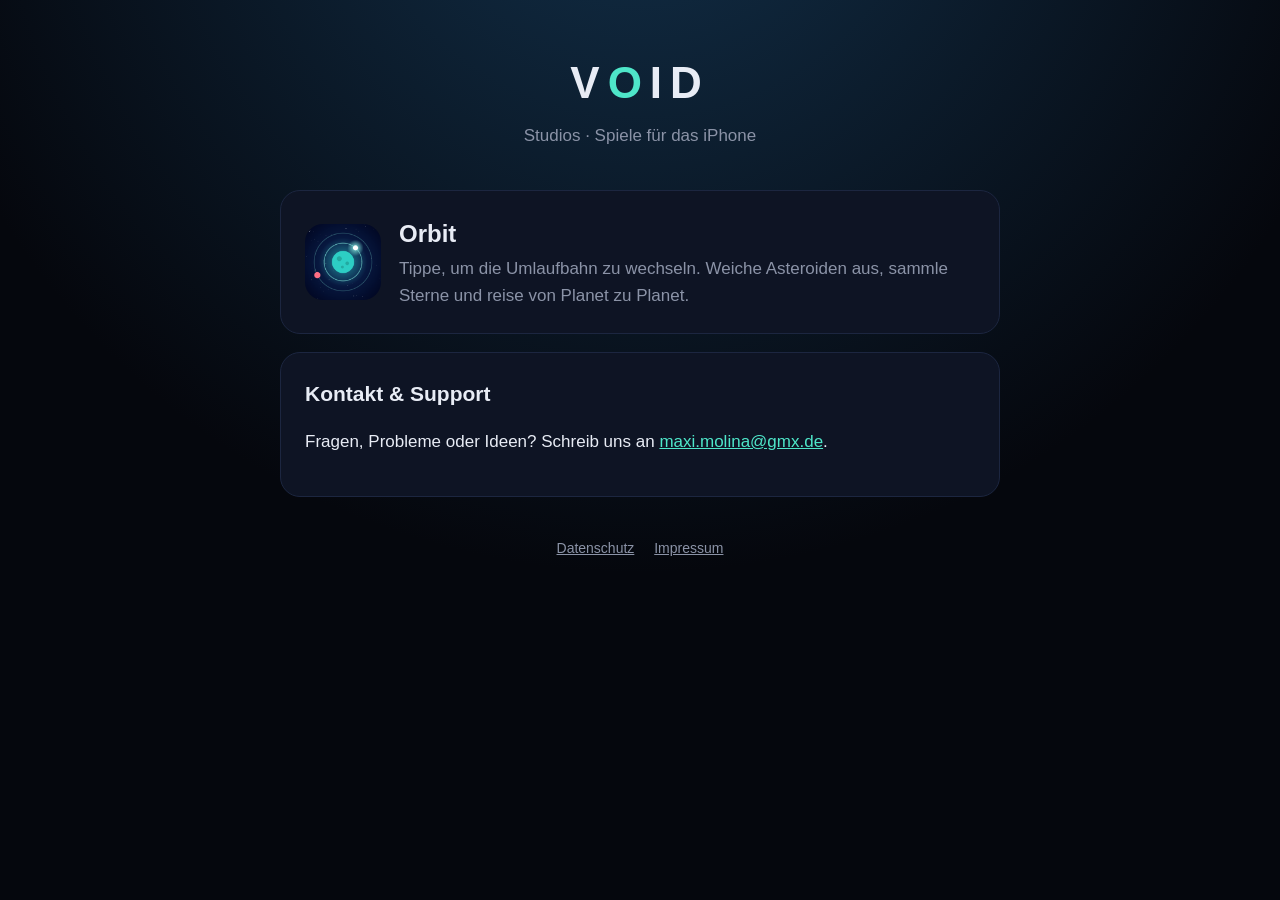
<file: index.html>
<!doctype html>
<html lang="de">
<head>
  <meta charset="utf-8">
  <meta name="viewport" content="width=device-width, initial-scale=1">
  <title>VOID Studios</title>
  <meta name="description" content="VOID Studios – kleine Spiele für das iPhone.">
  <link rel="stylesheet" href="style.css">
</head>
<body>
  <main>
    <header class="brand">
      <div class="logo">V<span>O</span>ID</div>
      <p>Studios · Spiele für das iPhone</p>
    </header>

    <section class="card game">
      <img src="orbit-icon.png" alt="App-Icon von Orbit">
      <div>
        <h2>Orbit</h2>
        <p>Tippe, um die Umlaufbahn zu wechseln. Weiche Asteroiden aus, sammle Sterne und reise von Planet zu Planet.</p>
      </div>
    </section>

    <section class="card">
      <h2 style="margin-top:0">Kontakt &amp; Support</h2>
      <p>Fragen, Probleme oder Ideen? Schreib uns an <a href="mailto:maxi.molina@gmx.de">maxi.molina@gmx.de</a>.</p>
    </section>

    <footer>
      <a href="datenschutz.html">Datenschutz</a>
      <a href="impressum.html">Impressum</a>
    </footer>
  </main>
</body>
</html>
</file>
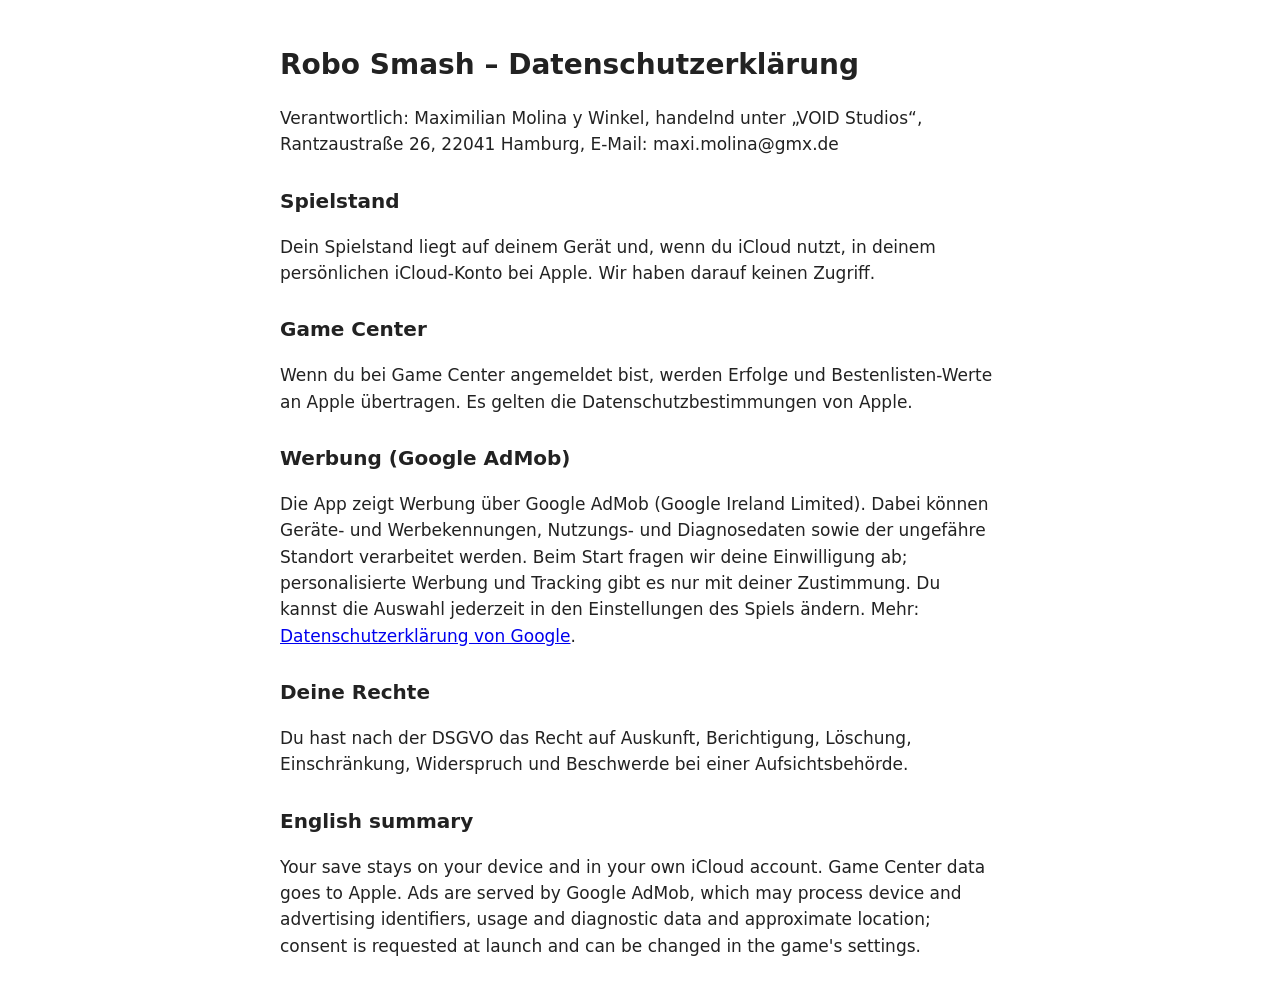
<file: datenschutz-robo-smash.html>
<!doctype html><html lang="de"><head><meta charset="utf-8"><meta name="viewport" content="width=device-width,initial-scale=1"><title>Robo Smash – Datenschutz</title> <style>body{font:17px/1.55 -apple-system,system-ui,sans-serif;max-width:720px;margin:0 auto;padding:24px;color:#222}h1{font-size:28px}h2{font-size:20px;margin-top:28px}</style></head><body> <h1>Robo Smash – Datenschutzerklärung</h1> <p>Verantwortlich: Maximilian Molina y Winkel, handelnd unter „VOID Studios“, Rantzaustraße 26, 22041 Hamburg, E-Mail: maxi.molina@gmx.de</p> <h2>Spielstand</h2><p>Dein Spielstand liegt auf deinem Gerät und, wenn du iCloud nutzt, in deinem persönlichen iCloud-Konto bei Apple. Wir haben darauf keinen Zugriff.</p> <h2>Game Center</h2><p>Wenn du bei Game Center angemeldet bist, werden Erfolge und Bestenlisten-Werte an Apple übertragen. Es gelten die Datenschutzbestimmungen von Apple.</p> <h2>Werbung (Google AdMob)</h2><p>Die App zeigt Werbung über Google AdMob (Google Ireland Limited). Dabei können Geräte- und Werbekennungen, Nutzungs- und Diagnosedaten sowie der ungefähre Standort verarbeitet werden. Beim Start fragen wir deine Einwilligung ab; personalisierte Werbung und Tracking gibt es nur mit deiner Zustimmung. Du kannst die Auswahl jederzeit in den Einstellungen des Spiels ändern. Mehr: <a href="https://policies.google.com/privacy">Datenschutzerklärung von Google</a>.</p> <h2>Deine Rechte</h2><p>Du hast nach der DSGVO das Recht auf Auskunft, Berichtigung, Löschung, Einschränkung, Widerspruch und Beschwerde bei einer Aufsichtsbehörde.</p> <h2 lang="en">English summary</h2><p lang="en">Your save stays on your device and in your own iCloud account. Game Center data goes to Apple. Ads are served by Google AdMob, which may process device and advertising identifiers, usage and diagnostic data and approximate location; consent is requested at launch and can be changed in the game's settings.</p> </body></html>
</file>
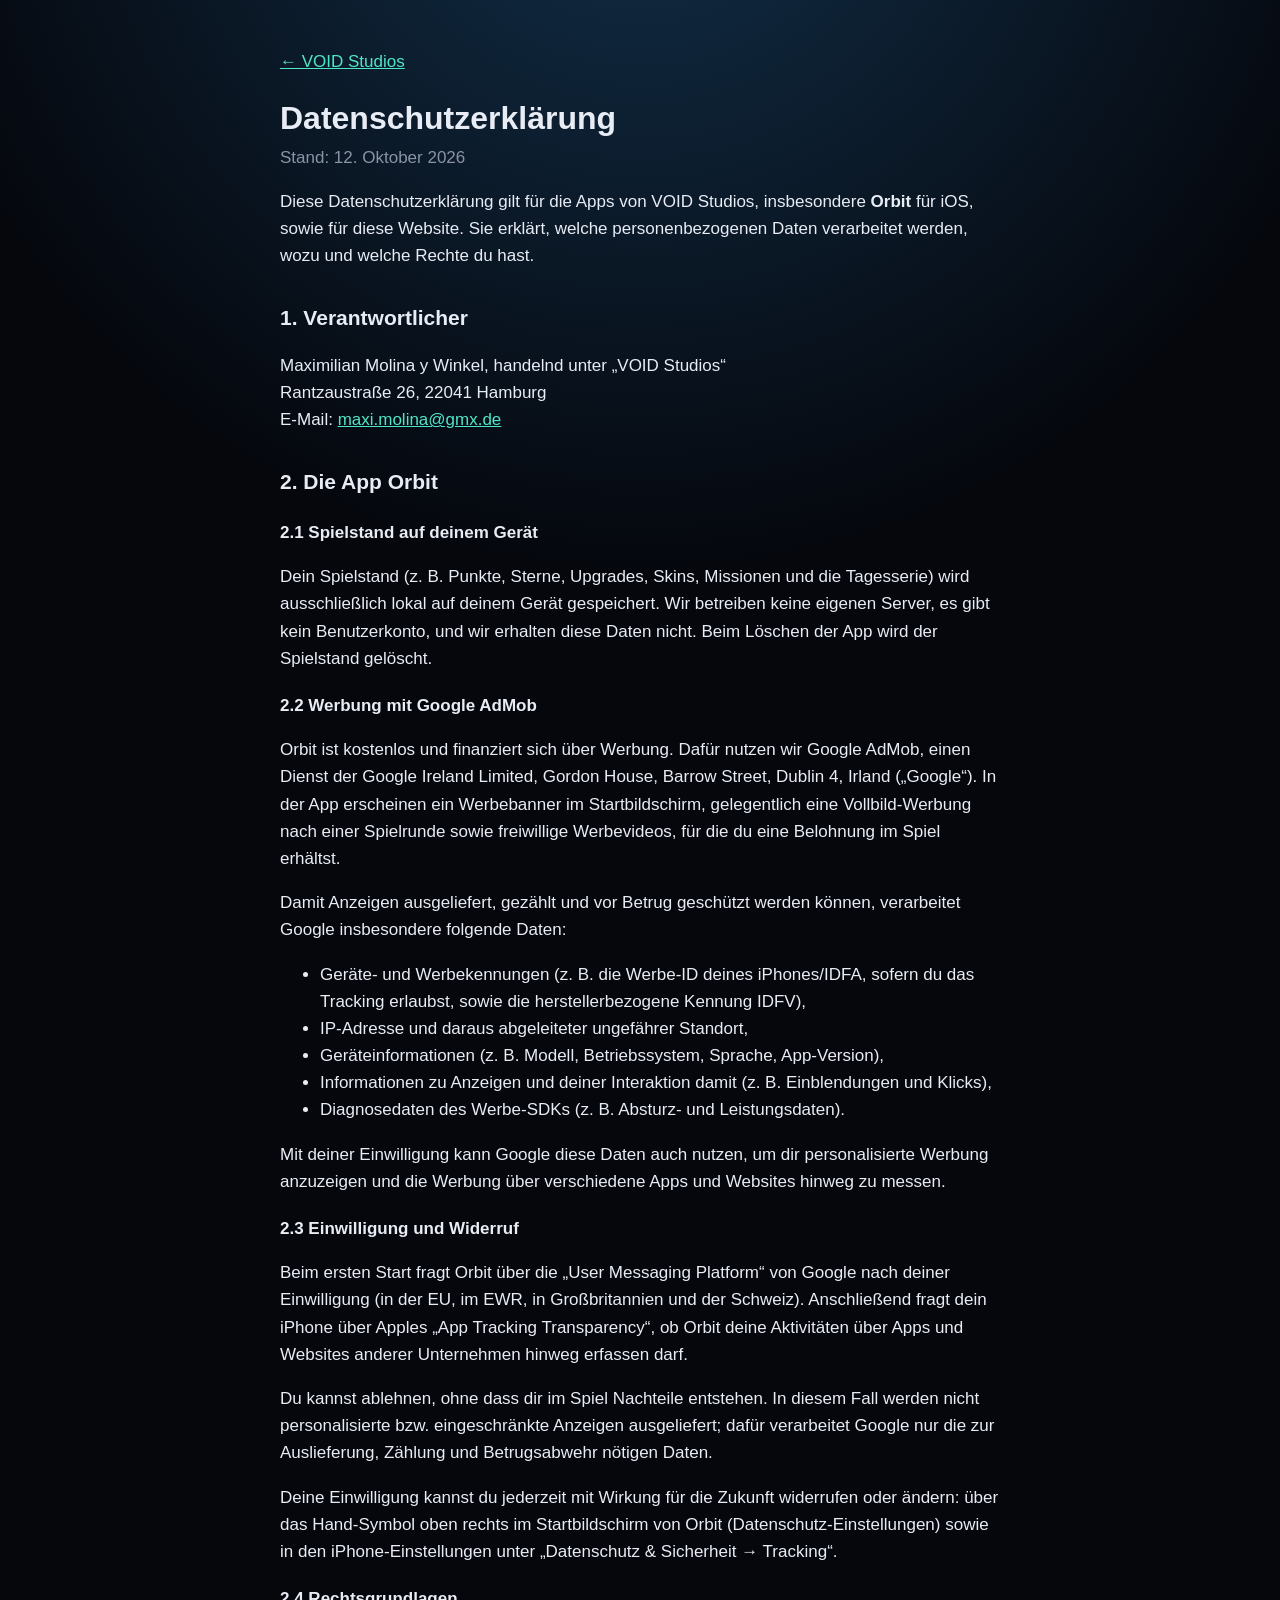
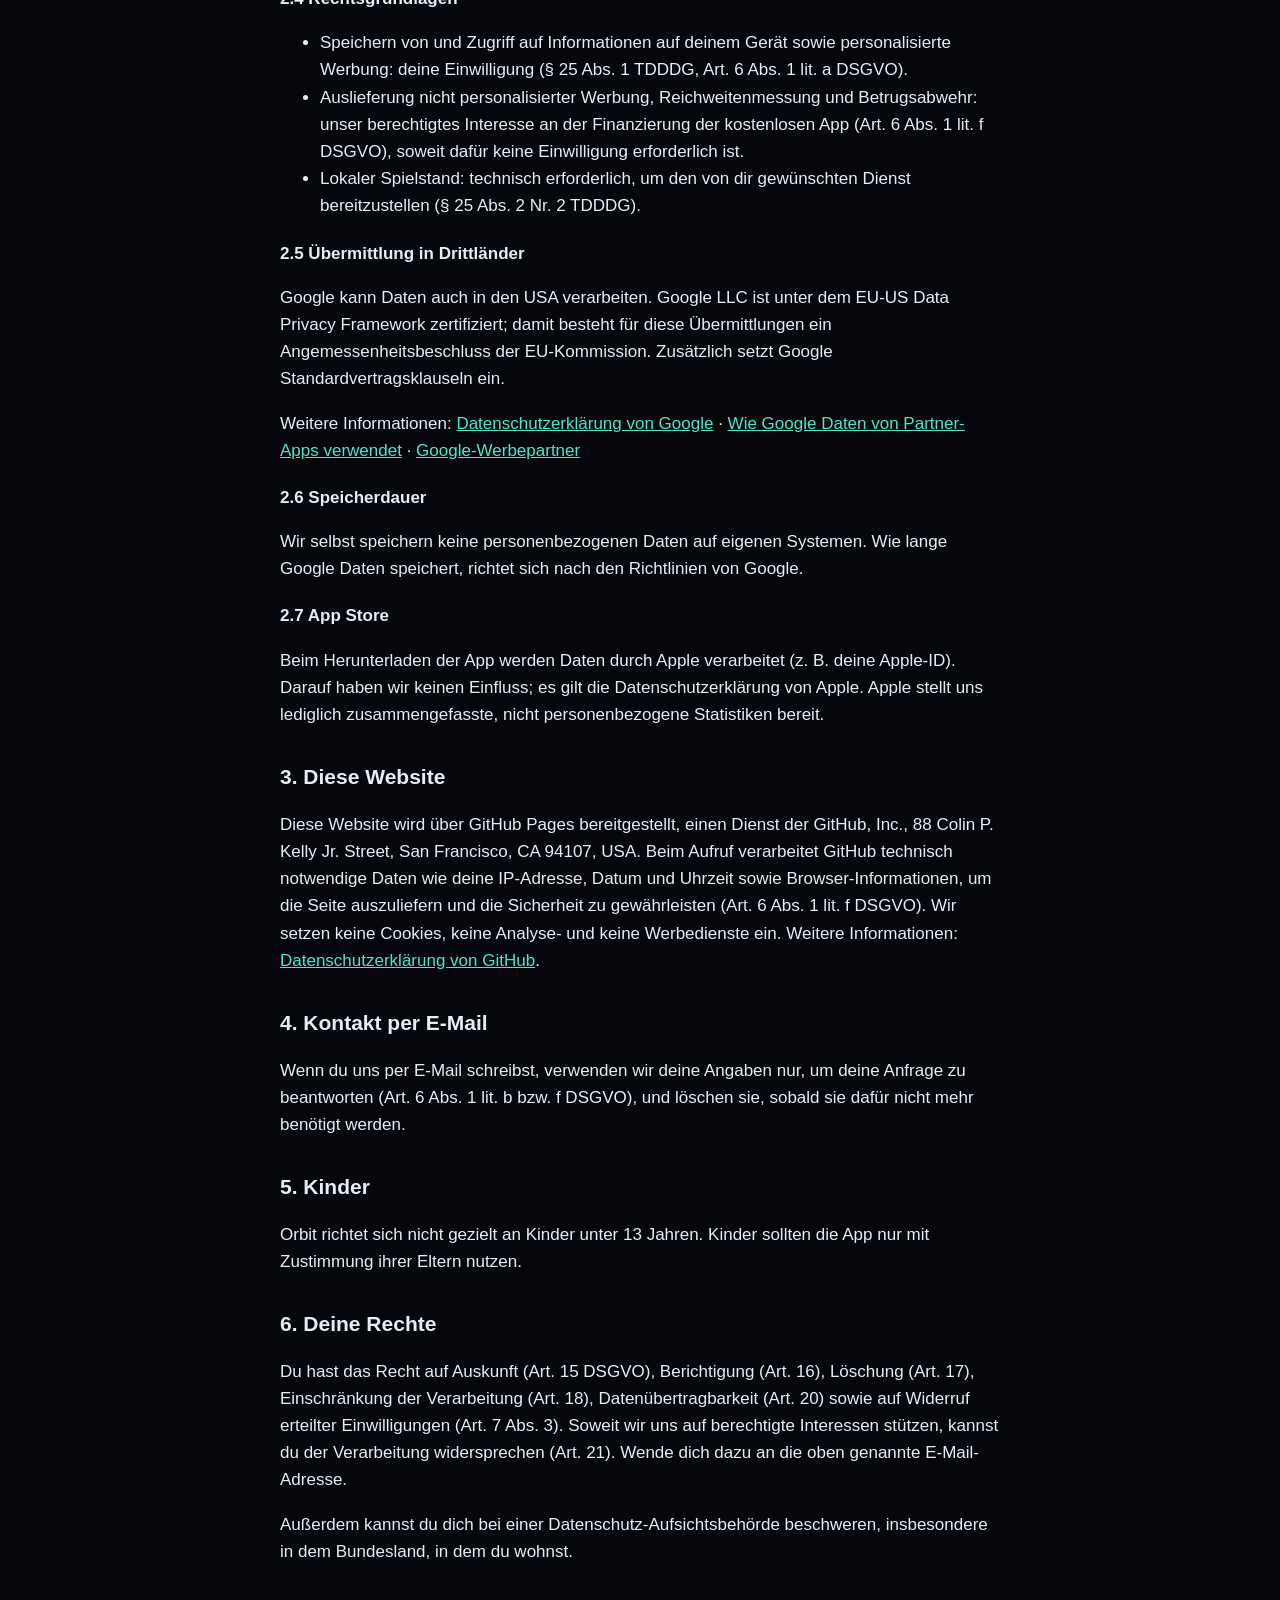
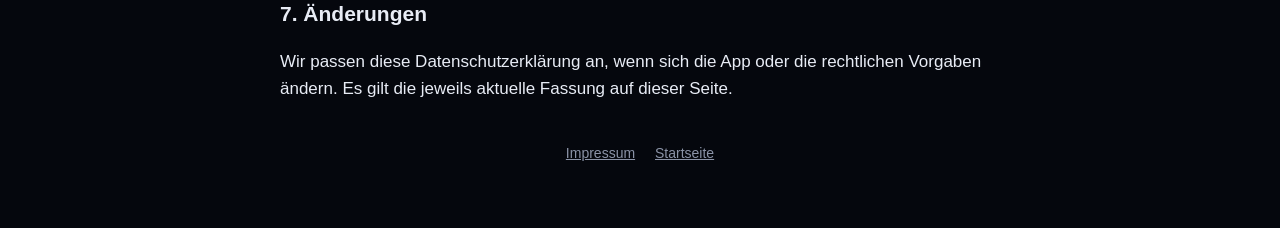
<file: datenschutz.html>
<!doctype html>
<html lang="de">
<head>
  <meta charset="utf-8">
  <meta name="viewport" content="width=device-width, initial-scale=1">
  <title>Datenschutz – VOID Studios</title>
  <link rel="stylesheet" href="style.css">
</head>
<body>
  <main>
    <nav class="back"><a href="index.html">← VOID Studios</a></nav>
    <h1>Datenschutzerklärung</h1>
    <p class="stand">Stand: 12. Oktober 2026</p>

    <p>Diese Datenschutzerklärung gilt für die Apps von VOID Studios, insbesondere <strong>Orbit</strong> für iOS, sowie für diese Website. Sie erklärt, welche personenbezogenen Daten verarbeitet werden, wozu und welche Rechte du hast.</p>

    <h2>1. Verantwortlicher</h2>
    <p>
      Maximilian Molina y Winkel, handelnd unter „VOID Studios“<br>
      Rantzaustraße 26, 22041 Hamburg<br>
      E-Mail: <a href="mailto:maxi.molina@gmx.de">maxi.molina@gmx.de</a>
    </p>

    <h2>2. Die App Orbit</h2>

    <h3>2.1 Spielstand auf deinem Gerät</h3>
    <p>Dein Spielstand (z. B. Punkte, Sterne, Upgrades, Skins, Missionen und die Tagesserie) wird ausschließlich lokal auf deinem Gerät gespeichert. Wir betreiben keine eigenen Server, es gibt kein Benutzerkonto, und wir erhalten diese Daten nicht. Beim Löschen der App wird der Spielstand gelöscht.</p>

    <h3>2.2 Werbung mit Google AdMob</h3>
    <p>Orbit ist kostenlos und finanziert sich über Werbung. Dafür nutzen wir Google AdMob, einen Dienst der Google Ireland Limited, Gordon House, Barrow Street, Dublin 4, Irland („Google“). In der App erscheinen ein Werbebanner im Startbildschirm, gelegentlich eine Vollbild-Werbung nach einer Spielrunde sowie freiwillige Werbevideos, für die du eine Belohnung im Spiel erhältst.</p>
    <p>Damit Anzeigen ausgeliefert, gezählt und vor Betrug geschützt werden können, verarbeitet Google insbesondere folgende Daten:</p>
    <ul>
      <li>Geräte- und Werbekennungen (z. B. die Werbe-ID deines iPhones/IDFA, sofern du das Tracking erlaubst, sowie die herstellerbezogene Kennung IDFV),</li>
      <li>IP-Adresse und daraus abgeleiteter ungefährer Standort,</li>
      <li>Geräteinformationen (z. B. Modell, Betriebssystem, Sprache, App-Version),</li>
      <li>Informationen zu Anzeigen und deiner Interaktion damit (z. B. Einblendungen und Klicks),</li>
      <li>Diagnosedaten des Werbe-SDKs (z. B. Absturz- und Leistungsdaten).</li>
    </ul>
    <p>Mit deiner Einwilligung kann Google diese Daten auch nutzen, um dir personalisierte Werbung anzuzeigen und die Werbung über verschiedene Apps und Websites hinweg zu messen.</p>

    <h3>2.3 Einwilligung und Widerruf</h3>
    <p>Beim ersten Start fragt Orbit über die „User Messaging Platform“ von Google nach deiner Einwilligung (in der EU, im EWR, in Großbritannien und der Schweiz). Anschließend fragt dein iPhone über Apples „App Tracking Transparency“, ob Orbit deine Aktivitäten über Apps und Websites anderer Unternehmen hinweg erfassen darf.</p>
    <p>Du kannst ablehnen, ohne dass dir im Spiel Nachteile entstehen. In diesem Fall werden nicht personalisierte bzw. eingeschränkte Anzeigen ausgeliefert; dafür verarbeitet Google nur die zur Auslieferung, Zählung und Betrugsabwehr nötigen Daten.</p>
    <p>Deine Einwilligung kannst du jederzeit mit Wirkung für die Zukunft widerrufen oder ändern: über das Hand-Symbol oben rechts im Startbildschirm von Orbit (Datenschutz-Einstellungen) sowie in den iPhone-Einstellungen unter „Datenschutz &amp; Sicherheit → Tracking“.</p>

    <h3>2.4 Rechtsgrundlagen</h3>
    <ul>
      <li>Speichern von und Zugriff auf Informationen auf deinem Gerät sowie personalisierte Werbung: deine Einwilligung (§ 25 Abs. 1 TDDDG, Art. 6 Abs. 1 lit. a DSGVO).</li>
      <li>Auslieferung nicht personalisierter Werbung, Reichweitenmessung und Betrugsabwehr: unser berechtigtes Interesse an der Finanzierung der kostenlosen App (Art. 6 Abs. 1 lit. f DSGVO), soweit dafür keine Einwilligung erforderlich ist.</li>
      <li>Lokaler Spielstand: technisch erforderlich, um den von dir gewünschten Dienst bereitzustellen (§ 25 Abs. 2 Nr. 2 TDDDG).</li>
    </ul>

    <h3>2.5 Übermittlung in Drittländer</h3>
    <p>Google kann Daten auch in den USA verarbeiten. Google LLC ist unter dem EU-US Data Privacy Framework zertifiziert; damit besteht für diese Übermittlungen ein Angemessenheitsbeschluss der EU-Kommission. Zusätzlich setzt Google Standardvertragsklauseln ein.</p>
    <p>Weitere Informationen: <a href="https://policies.google.com/privacy">Datenschutzerklärung von Google</a> · <a href="https://policies.google.com/technologies/partner-sites">Wie Google Daten von Partner-Apps verwendet</a> · <a href="https://support.google.com/admob/answer/6128543">Google-Werbepartner</a></p>

    <h3>2.6 Speicherdauer</h3>
    <p>Wir selbst speichern keine personenbezogenen Daten auf eigenen Systemen. Wie lange Google Daten speichert, richtet sich nach den Richtlinien von Google.</p>

    <h3>2.7 App Store</h3>
    <p>Beim Herunterladen der App werden Daten durch Apple verarbeitet (z. B. deine Apple-ID). Darauf haben wir keinen Einfluss; es gilt die Datenschutzerklärung von Apple. Apple stellt uns lediglich zusammengefasste, nicht personenbezogene Statistiken bereit.</p>

    <h2>3. Diese Website</h2>
    <p>Diese Website wird über GitHub Pages bereitgestellt, einen Dienst der GitHub, Inc., 88 Colin P. Kelly Jr. Street, San Francisco, CA 94107, USA. Beim Aufruf verarbeitet GitHub technisch notwendige Daten wie deine IP-Adresse, Datum und Uhrzeit sowie Browser-Informationen, um die Seite auszuliefern und die Sicherheit zu gewährleisten (Art. 6 Abs. 1 lit. f DSGVO). Wir setzen keine Cookies, keine Analyse- und keine Werbedienste ein. Weitere Informationen: <a href="https://docs.github.com/de/site-policy/privacy-policies/github-general-privacy-statement">Datenschutzerklärung von GitHub</a>.</p>

    <h2>4. Kontakt per E-Mail</h2>
    <p>Wenn du uns per E-Mail schreibst, verwenden wir deine Angaben nur, um deine Anfrage zu beantworten (Art. 6 Abs. 1 lit. b bzw. f DSGVO), und löschen sie, sobald sie dafür nicht mehr benötigt werden.</p>

    <h2>5. Kinder</h2>
    <p>Orbit richtet sich nicht gezielt an Kinder unter 13 Jahren. Kinder sollten die App nur mit Zustimmung ihrer Eltern nutzen.</p>

    <h2>6. Deine Rechte</h2>
    <p>Du hast das Recht auf Auskunft (Art. 15 DSGVO), Berichtigung (Art. 16), Löschung (Art. 17), Einschränkung der Verarbeitung (Art. 18), Datenübertragbarkeit (Art. 20) sowie auf Widerruf erteilter Einwilligungen (Art. 7 Abs. 3). Soweit wir uns auf berechtigte Interessen stützen, kannst du der Verarbeitung widersprechen (Art. 21). Wende dich dazu an die oben genannte E-Mail-Adresse.</p>
    <p>Außerdem kannst du dich bei einer Datenschutz-Aufsichtsbehörde beschweren, insbesondere in dem Bundesland, in dem du wohnst.</p>

    <h2>7. Änderungen</h2>
    <p>Wir passen diese Datenschutzerklärung an, wenn sich die App oder die rechtlichen Vorgaben ändern. Es gilt die jeweils aktuelle Fassung auf dieser Seite.</p>

    <footer>
      <a href="impressum.html">Impressum</a>
      <a href="index.html">Startseite</a>
    </footer>
  </main>
</body>
</html>
</file>
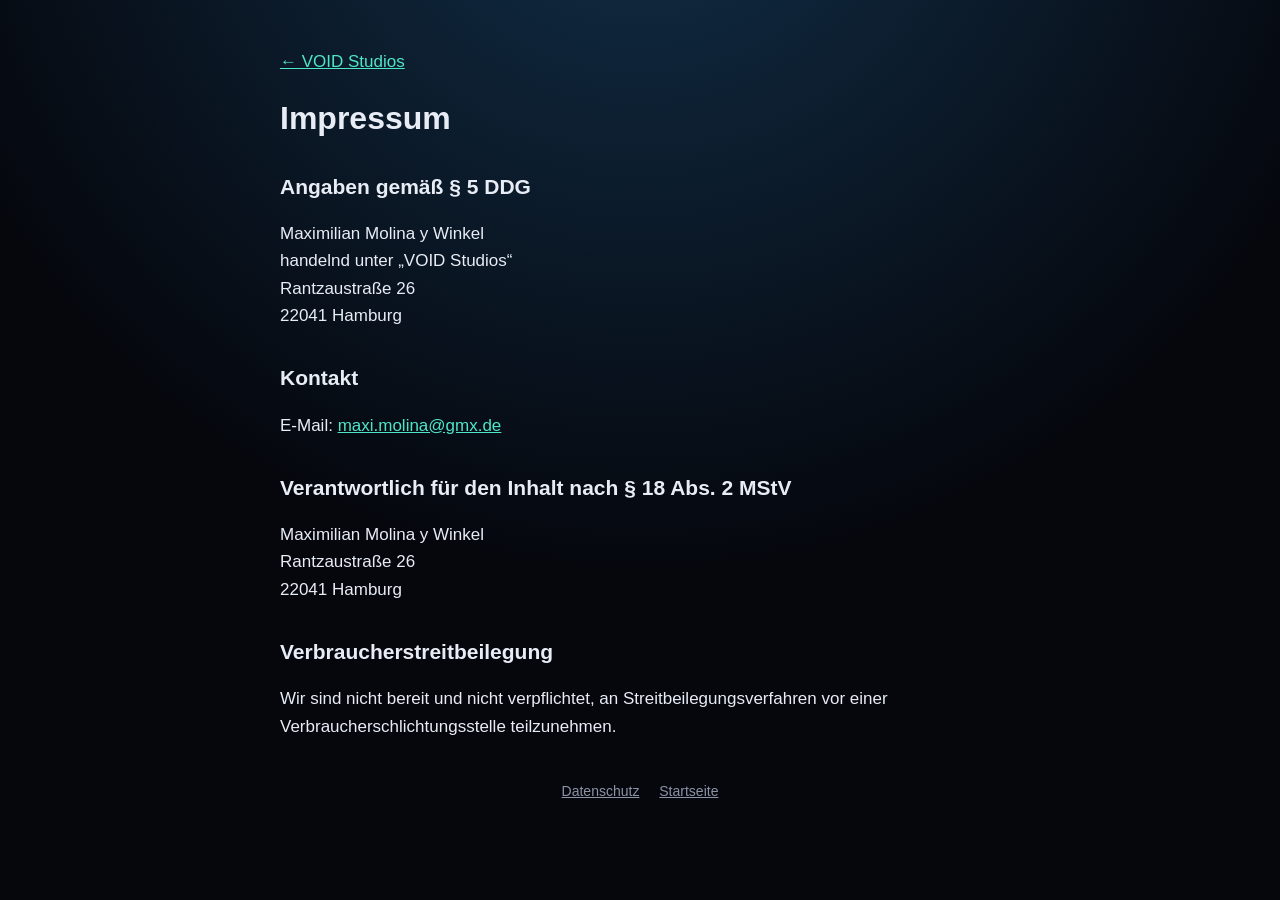
<file: impressum.html>
<!doctype html>
<html lang="de">
<head>
  <meta charset="utf-8">
  <meta name="viewport" content="width=device-width, initial-scale=1">
  <title>Impressum – VOID Studios</title>
  <link rel="stylesheet" href="style.css">
</head>
<body>
  <main>
    <nav class="back"><a href="index.html">← VOID Studios</a></nav>
    <h1>Impressum</h1>

    <h2>Angaben gemäß § 5 DDG</h2>
    <p>
      Maximilian Molina y Winkel<br>
      handelnd unter „VOID Studios“<br>
      Rantzaustraße 26<br>
      22041 Hamburg
    </p>

    <h2>Kontakt</h2>
    <p>E-Mail: <a href="mailto:maxi.molina@gmx.de">maxi.molina@gmx.de</a></p>

    <h2>Verantwortlich für den Inhalt nach § 18 Abs. 2 MStV</h2>
    <p>
      Maximilian Molina y Winkel<br>
      Rantzaustraße 26<br>
      22041 Hamburg
    </p>

    <h2>Verbraucherstreitbeilegung</h2>
    <p>Wir sind nicht bereit und nicht verpflichtet, an Streitbeilegungsverfahren vor einer Verbraucherschlichtungsstelle teilzunehmen.</p>

    <footer>
      <a href="datenschutz.html">Datenschutz</a>
      <a href="index.html">Startseite</a>
    </footer>
  </main>
</body>
</html>
</file>
<file: style.css>
:root {
  --bg: #05070d;
  --card: #0e1424;
  --text: #e8ecf5;
  --muted: #8b93a7;
  --accent: #4ee6c9;
  --gold: #ffd85a;
}

* { box-sizing: border-box; }

body {
  min-height: 100vh;
  margin: 0;
  background: var(--bg);
  background-image: radial-gradient(circle at 50% -20%, #12304a 0%, transparent 60%);
  background-repeat: no-repeat;
  background-attachment: fixed;
  color: var(--text);
  font: 17px/1.6 -apple-system, BlinkMacSystemFont, "Segoe UI", Roboto, Helvetica, Arial, sans-serif;
}

main { max-width: 760px; margin: 0 auto; padding: 48px 20px 64px; }

a { color: var(--accent); }

header.brand { text-align: center; margin-bottom: 40px; }
header.brand .logo { font-size: 44px; font-weight: 900; letter-spacing: 0.18em; }
header.brand .logo span { color: var(--accent); }
header.brand p { color: var(--muted); margin: 4px 0 0; }

.card {
  background: var(--card);
  border: 1px solid #1c2640;
  border-radius: 20px;
  padding: 24px;
  margin-bottom: 18px;
}

.game { display: flex; gap: 18px; align-items: center; }
.game img { width: 76px; height: 76px; border-radius: 18px; }
.game h2 { margin: 0; font-size: 24px; }
.game p { margin: 2px 0 0; color: var(--muted); }

h1 { font-size: 32px; line-height: 1.2; margin: 0 0 6px; }
h2 { font-size: 21px; margin: 32px 0 8px; }
h3 { font-size: 17px; margin: 20px 0 4px; }
.stand { color: var(--muted); margin-top: 0; }

nav.back { margin-bottom: 24px; }

footer { text-align: center; color: var(--muted); font-size: 14px; margin-top: 40px; }
footer a { color: var(--muted); margin: 0 8px; }

@media (max-width: 480px) {
  main { padding: 32px 16px 48px; }
  h1 { font-size: 26px; }
}
</file>
